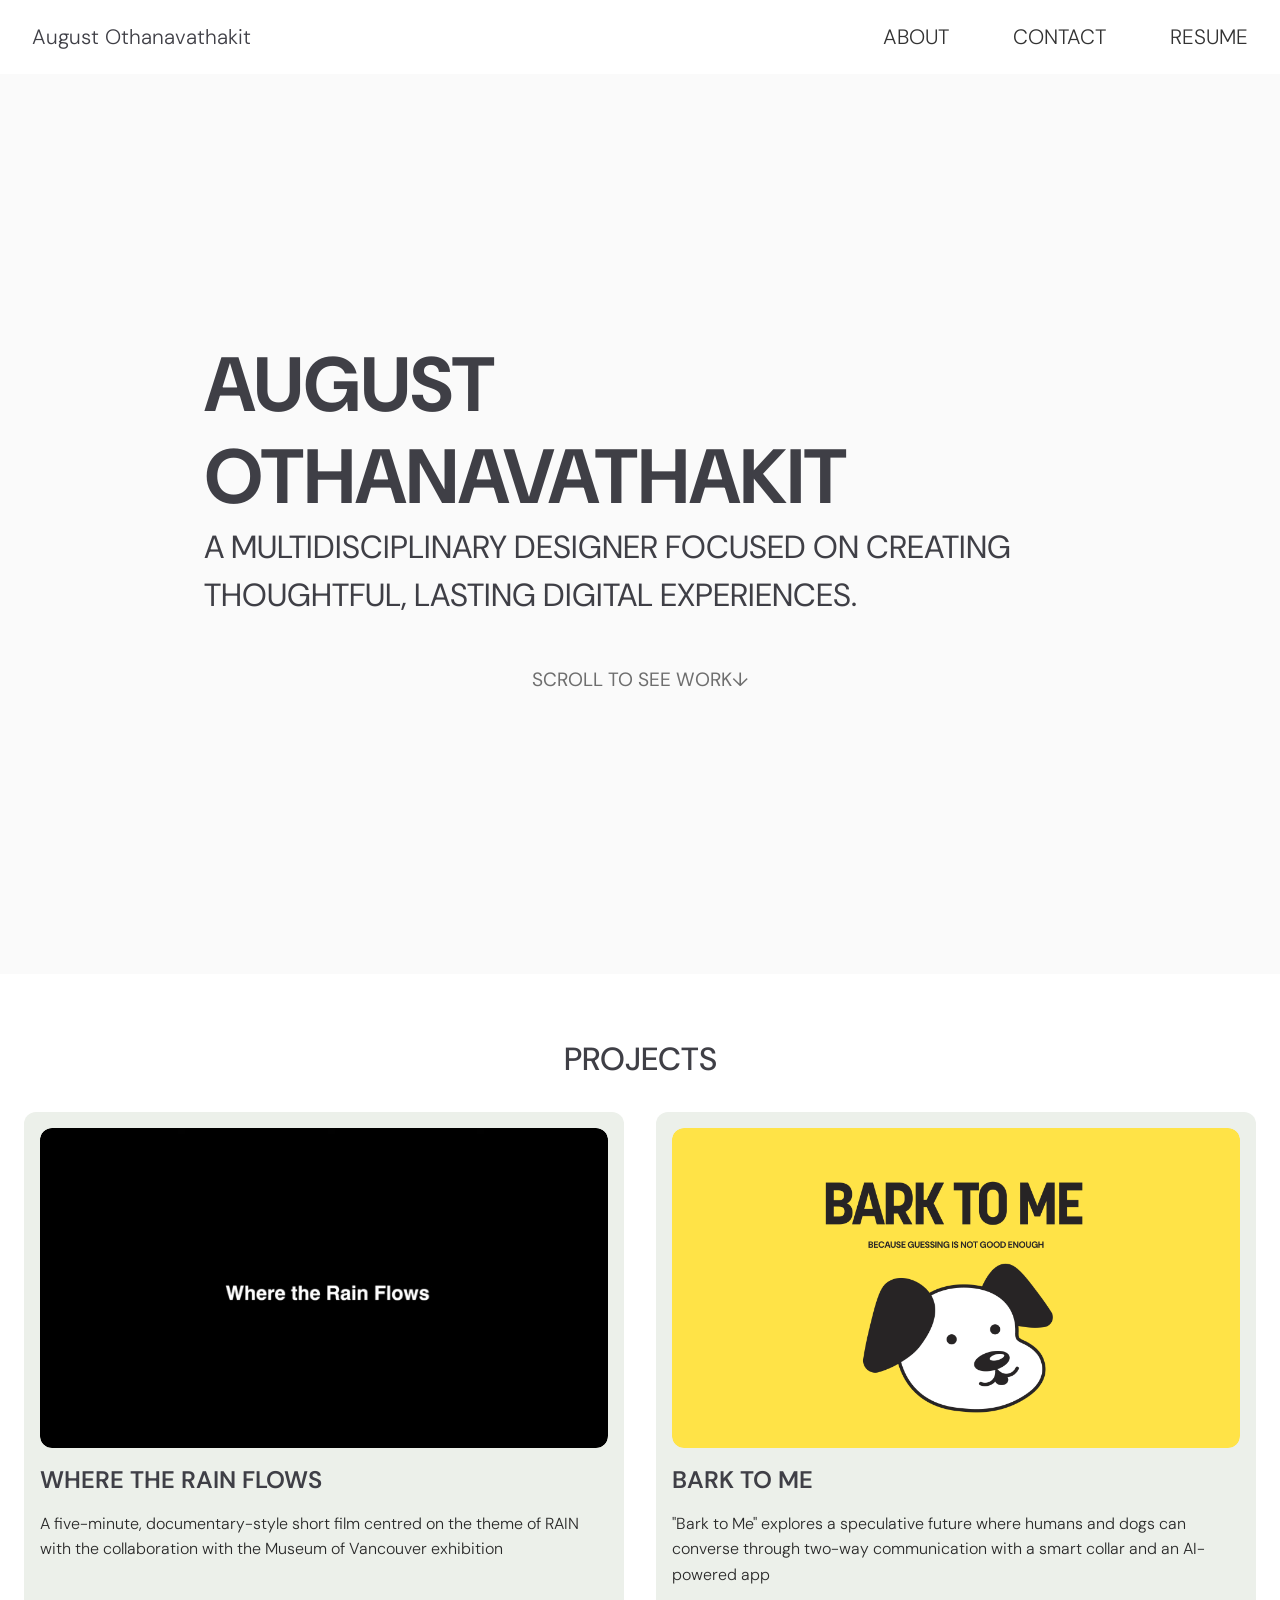
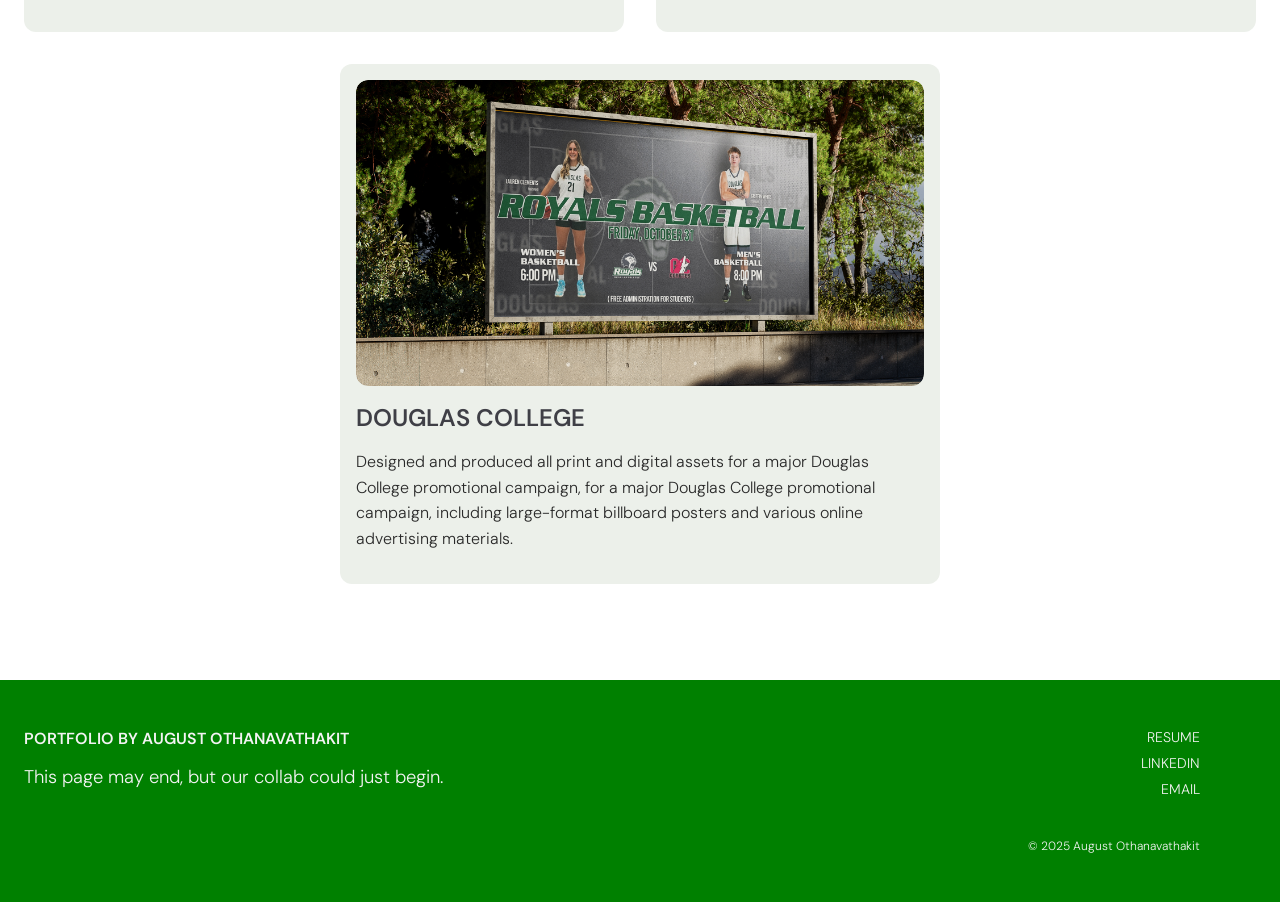
<file: index.html>
<!DOCTYPE html>
<html lang="en">
  <head>
    <meta charset="utf-8">
    <meta name="viewport" content="width=device-width, initial-scale=1.0">
    <title>August Othanavathakit's Portfolio</title>

    <!-- CSS -->
    <link href="css/layout/grid.css" rel="stylesheet">
    <link href="css/layout/section.css" rel="stylesheet">
    <link href="css/navigation/navigation.css" rel="stylesheet">
    <link href="css/navigation/footer.css" rel="stylesheet">
    <link href="css/UI/button.css" rel="stylesheet">
    <link href="css/component/image.css" rel="stylesheet">
    <link href="css/component/link.css" rel="stylesheet">
    <link href="css/component/text_input.css" rel="stylesheet">
    <link href="css/global/global.css" rel="stylesheet">
    <!-- CSS -->

    <link href="https://fonts.googleapis.com/css2?family=DM+Sans:wght@300;400;500;700&display=swap" rel="stylesheet">


  </head>
  <body>

    <!-- NAVIGATION -->
    <header class="navbar">
      <nav class="nav-container">
        <a href="index.html" id="logo">August Othanavathakit</a>
          <input type="checkbox" id="menu-toggle" />
          <!-- &#9776; as the hamburger icon for the mobile scale nav bar-->
          <label for="menu-toggle" class="menu-icon">&#9776;</label> 
        <ul class="nav-list">
          <li><a  href="about.html">ABOUT</a></li>
          <li><a  href="contact.html">CONTACT</a></li>
          <li><a  href="https://drive.google.com/file/d/19Ddrn9raLs9Q8CzpVy77O3o_h1qUG5gN/view?usp=sharing">RESUME</a></li>
        </ul>
      </nav>
    </header>

    <section class="intro-homepage">
        <h1 class="h1-homepage">August Othanavathakit</h1>
        <h2>a multidisciplinary designer focused on creating thoughtful, lasting digital experiences.</h2>
      <h3 class="scroll-bait">scroll to see work↓</h3>
    </section>
    
    <!-- <section class="card-element"> -->
    <section class="section-projects">
      <h2 class="work-header">Projects</h2>
      <section class="card-container">
        <!-- project 1 -->
        <a href="project1.html" class="img-card">
          <div class="img-container">
            <img class="default-img" src="img/project1/pj1_cover.png" width="2990" height="1614" alt="title picture of the short film">
            <img class="hover-img" src="img/project1/pj1_six.png" width="1028" height="578" alt="screenshot of the interviewing footage from the documentary">
          </div>
          <h3 class="card-heading">WHERE THE RAIN FLOWS</h3>
          <p class="card-description">
            A five-minute, documentary-style short film centred on the theme of RAIN with the collaboration with the Museum of Vancouver exhibition
          </p>
        </a> 
          <!-- project 2 -->
          <a href="project2.html" class="img-card">
          <div class="img-container">
            <img class="default-img" src="img/project2/pj2_cover.png " width="1920" height="1080" alt="title picture of the Bark To Me app">
            <img class="hover-img" src="img/project2/pj2_one.png" width="1920" height="1080" alt="overall features and tools of the Bark To Me app">
          </div>
          <h3 class="card-heading">Bark to me</h3>
          <p class="card-description">
            "Bark to Me" explores a speculative future where humans and dogs can converse through two-way communication with a smart collar and an AI-powered app
          </p>
        </a>
      </section>
      <section class="card-container">
      <!-- project 3 -->
        <a href="project3.html" class="img-card">
          <div class="img-container">
            <img class="default-img" src="img/project3/douglasBillboard_1.jpg" width="2990" height="1614" alt="title picture of the short film">
            <img class="hover-img" src="img/project3/douglasPoster_1.jpg" width="1028" height="578" alt="screenshot of the interviewing footage from the documentary">
          </div>
          <h3 class="card-heading">Douglas College</h3>
          <p class="card-description">
          Designed and produced all print and digital assets for a major Douglas College promotional campaign, for a major Douglas College promotional campaign, including large-format billboard posters and various online advertising materials.   
          </p>
        </a> 
        <!-- project 4 -->
        <!-- <a href="project4.html" class="img-card">
          <div class="img-container">
            <img class="default-img" src="img/project3/douglasBillboard_1.jpg" width="2990" height="1614" alt="title picture of the short film">
            <img class="hover-img" src="img/project3/douglasPoster_1.jpg" width="1028" height="578" alt="screenshot of the interviewing footage from the documentary">
          </div>
          <h3 class="card-heading">Douglas College</h3>
          <p class="card-description">
          Designed and produced all print and digital assets for a major Douglas College promotional campaign, for a major Douglas College promotional campaign, including large-format billboard posters and various online advertising materials.   
          </p>
        </a>  -->
      </section>
    </section>


    <!-- Footer SECTION // -->
<footer class="footer">
  <div class="footer-grid">
    
    <!-- Column 1 -->
    <div class="footer-column footer-1">
      <h2>Portfolio by August Othanavathakit</h2>
      <p>This page may end, but our collab could just begin.</p>
    </div>

    <!-- Column 2 -->
    <div class="footer-column footer-nav">
      <ul>
        <li><a href="https://drive.google.com/file/d/1LCGShxDCLZhGvdj7gq69BmD92WZVWdFz/view?usp=sharing">Resume</a></li>
        <li><a href="https://linkedin.com">LinkedIn</a></li>
        <li><a href="mailto:augustothanavathakit@gmail.com">Email</a></li>
      </ul>
    </div>
  </div>

  <div class="footer-bottom">
    © 2025 August Othanavathakit
  </div>
</footer>
  </body>
</html>
</file>
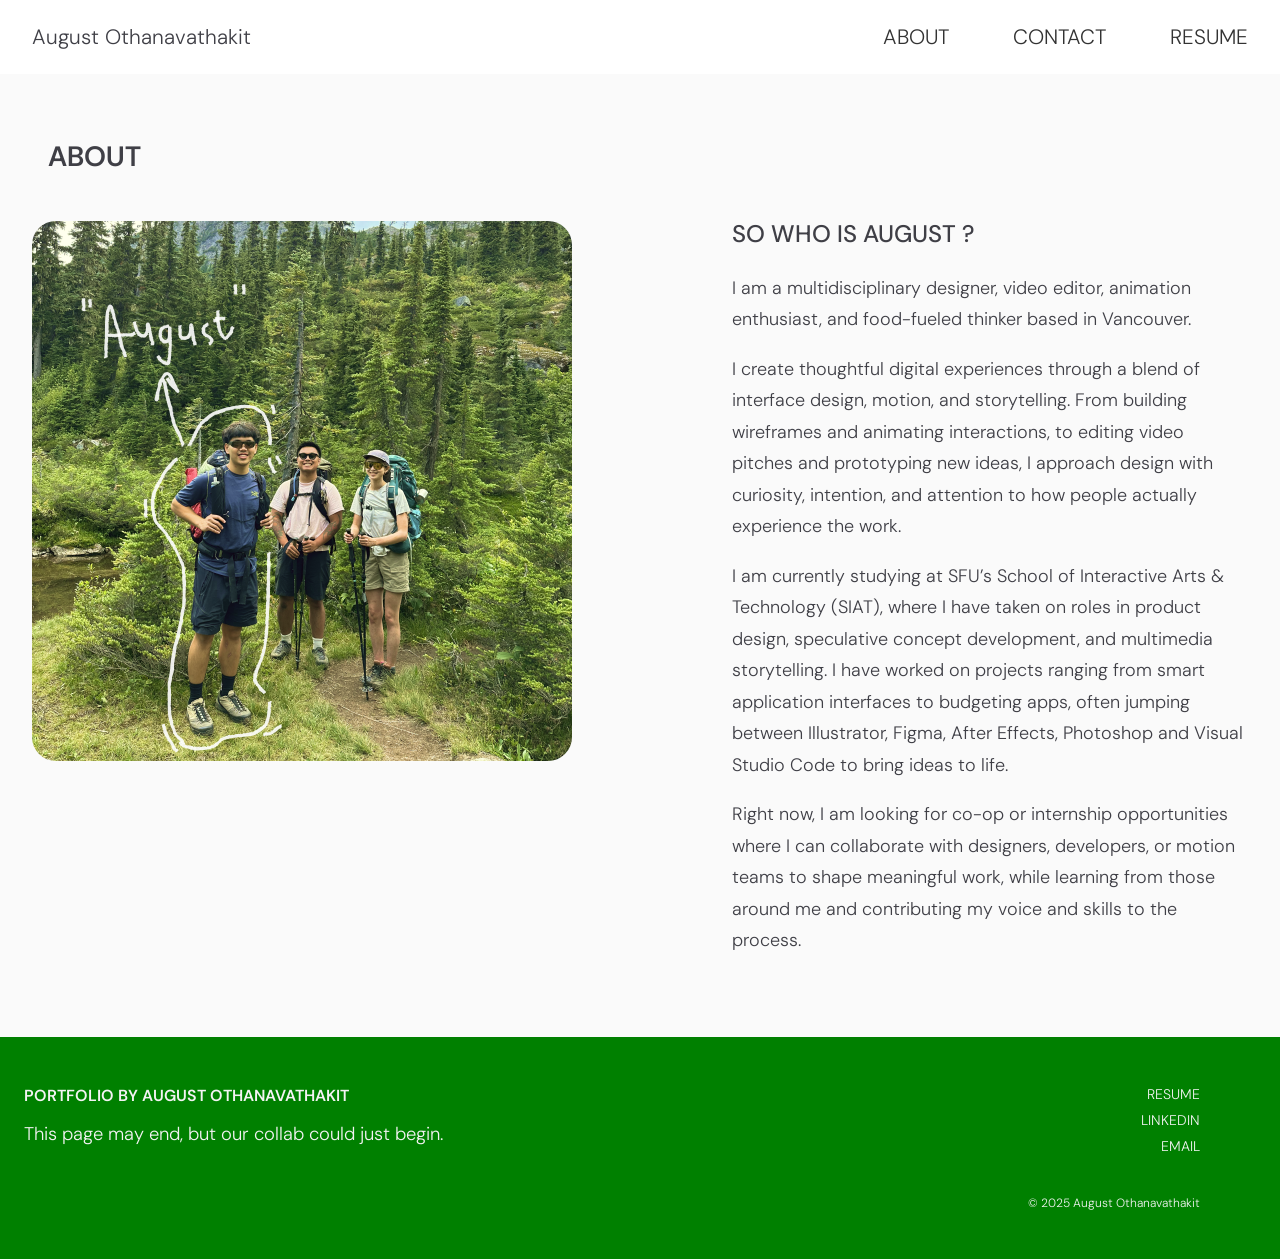
<file: about.html>
<!DOCTYPE html>
<html lang="en">
  <head>
    <meta charset="utf-8">
    <meta name="viewport" content="width=device-width, initial-scale=1.0">
    <title>August Othanavathakit's Portfolio</title>

    <!-- CSS -->
    <link href="css/layout/grid.css" rel="stylesheet">
    <link href="css/layout/section.css" rel="stylesheet">
    <link href="css/navigation/navigation.css" rel="stylesheet">
    <link href="css/navigation/footer.css" rel="stylesheet">
    <link href="css/UI/button.css" rel="stylesheet">
    <link href="css/component/image.css" rel="stylesheet">
    <link href="css/component/link.css" rel="stylesheet">
    <link href="css/component/text_input.css" rel="stylesheet">
    <link href="css/global/global.css" rel="stylesheet">
    <!-- CSS -->

    <link href="https://fonts.googleapis.com/css2?family=DM+Sans:wght@300;400;500;700&display=swap" rel="stylesheet">


  </head>
  <body>

    <!-- NAVIGATION -->
    <header class="navbar">
      <nav class="nav-container">
        <a href="index.html" id="logo">August Othanavathakit</a>
          <input type="checkbox" id="menu-toggle" />
          <!-- &#9776; as the hamburger icon for the mobile scale nav bar-->
          <label for="menu-toggle" class="menu-icon">&#9776;</label> 
        <ul class="nav-list">
          <li><a  href="about.html">ABOUT</a></li>
          <li><a  href="contact.html">CONTACT</a></li>
          <li><a  href="https://drive.google.com/file/d/19Ddrn9raLs9Q8CzpVy77O3o_h1qUG5gN/view?usp=sharing">RESUME</a></li>
        </ul>
      </nav>
    </header>

<section class="section-about">
  <div class="about-columns">
    <div class="about-left">
      <h2>About</h2>
      <img src="img/profilepicport.png" width="540" height="540" alt="Profile picture" class="profile-pic" />
    </div>
    <div class="about-right">
      <h3>SO WHO IS AUGUST ?</h3>
      <p>I am a multidisciplinary designer, video editor, animation enthusiast, and food-fueled thinker based in Vancouver.</p>
      <p>I create thoughtful digital experiences through a blend of interface design, motion, and storytelling. From building wireframes and animating interactions, to editing video pitches and prototyping new ideas, I approach design with curiosity, intention, and attention to how people actually experience 
      the work.</p>
      <p>I am currently studying at SFU’s School of Interactive Arts & Technology (SIAT), where I have taken on roles in product design, speculative concept development, and multimedia storytelling. I have worked on projects ranging from smart application interfaces to budgeting apps, often jumping between Illustrator, Figma, After Effects, Photoshop and Visual Studio Code to bring ideas to life.</p>
      <p>Right now, I am looking for co-op or internship opportunities where I can collaborate with designers, developers, or motion teams to shape meaningful work, while learning from those around me and contributing my voice and skills to the process.</p>
    </div>
  </div>
</section>


    <!-- Footer SECTION // -->
<footer class="footer">
  <div class="footer-grid">
    
    <!-- Column 1 -->
    <div class="footer-column footer-1">
      <h2>Portfolio by August Othanavathakit</h2>
      <p>This page may end, but our collab could just begin.</p>
    </div>

    <!-- Column 2 -->
    <div class="footer-column footer-nav">
      <ul>
        <li><a href="https://drive.google.com/file/d/1LCGShxDCLZhGvdj7gq69BmD92WZVWdFz/view?usp=sharing">Resume</a></li>
        <li><a href="https://linkedin.com">LinkedIn</a></li>
        <li><a href="mailto:augustothanavathakit@gmail.com">Email</a></li>
      </ul>
    </div>
  </div>

  <div class="footer-bottom">
    © 2025 August Othanavathakit
  </div>
</footer>
  </body>
</html>
</file>
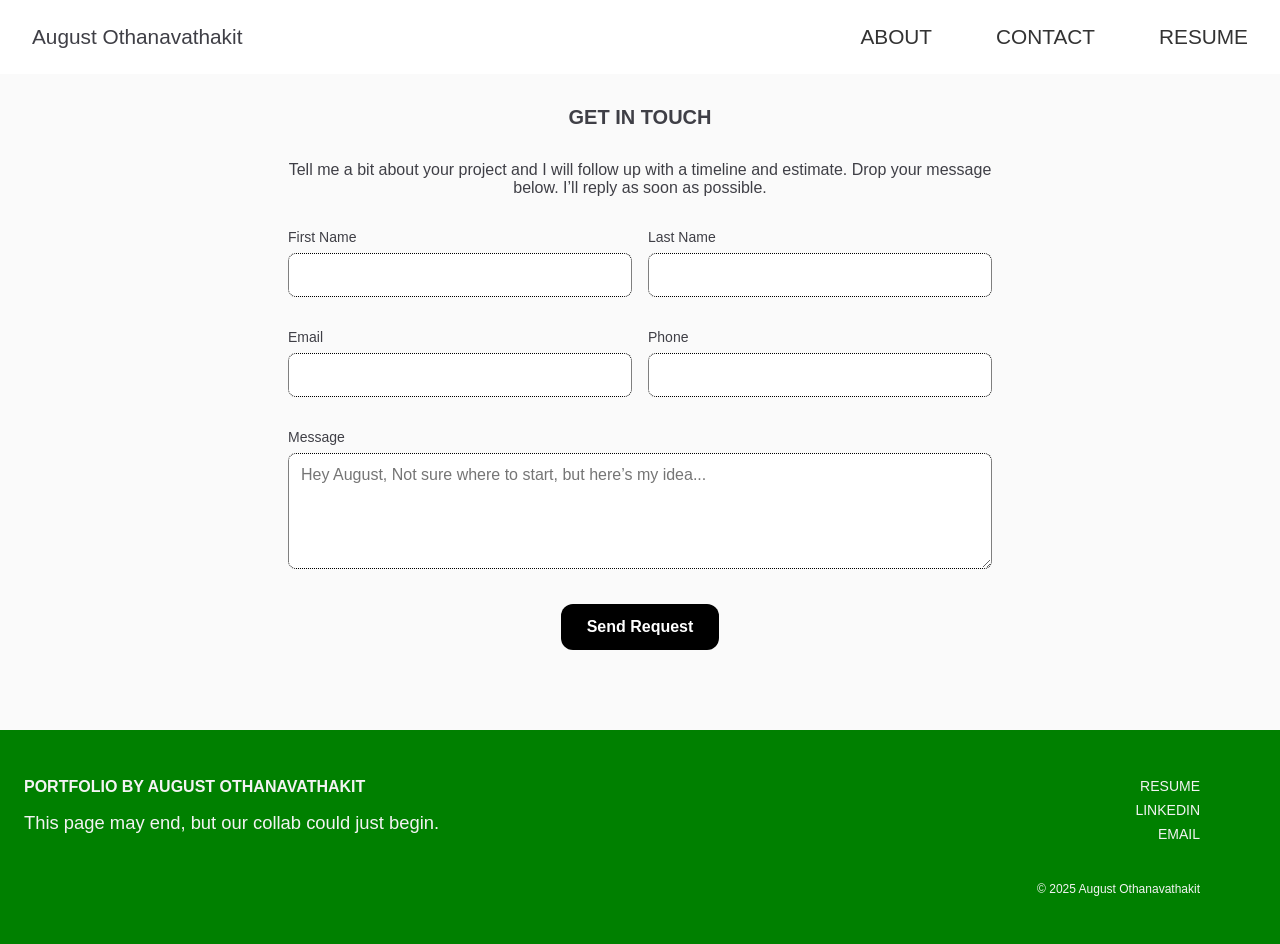
<file: contact.html>
<!DOCTYPE html>
<html lang="en">
  <head>
    <meta charset="utf-8">
    <meta name="viewport" content="width=device-width, initial-scale=1.0">
    <title>August Othanavathakit's Portfolio</title>

    <!-- CSS -->
    <link href="css/layout/grid.css" rel="stylesheet">
    <link href="css/layout/section.css" rel="stylesheet">
    <link href="css/navigation/navigation.css" rel="stylesheet">
    <link href="css/navigation/footer.css" rel="stylesheet">
    <link href="css/UI/button.css" rel="stylesheet">
    <link href="css/component/image.css" rel="stylesheet">
    <link href="css/component/link.css" rel="stylesheet">
    <link href="css/component/text_input.css" rel="stylesheet">
    <link href="css/global/global.css" rel="stylesheet">
    <!-- CSS -->

    <link href="https://drive.google.com/file/d/19Ddrn9raLs9Q8CzpVy77O3o_h1qUG5gN/view?usp=sharing" rel="stylesheet">


  </head>
  <body>

    <!-- NAVIGATION -->
    <header class="navbar">
      <nav class="nav-container">
        <a href="index.html" id="logo">August Othanavathakit</a>
          <input type="checkbox" id="menu-toggle" />
          <!-- &#9776; as the hamburger icon for the mobile scale nav bar-->  
          <label for="menu-toggle" class="menu-icon">&#9776;</label> 
        <ul class="nav-list">
          <li><a  href="about.html">ABOUT</a></li>
          <li><a  href="contact.html">CONTACT</a></li>
          <li><a  href="https://drive.google.com/file/d/1LCGShxDCLZhGvdj7gq69BmD92WZVWdFz/view?usp=sharing">RESUME</a></li>
        </ul>
      </nav>
    </header>


        <section id="contact" class="section-contact">
            <section class="section-contact">
                <h3 class="section-title">Get In Touch</h3>
            </section>
        <div class="form-wrapper">
                <p class="section-paragraph">Tell me a bit about your project and I will follow up with a timeline and estimate. Drop your message below. I’ll reply as soon as possible.</p>
          <form class="contact-form">
                <div class="form-row two-columns">
                    <div class="form-group">
                        <label for="first_name">First Name</label>
                        <input type="text" id="first_name" required>
                    </div>
                    <div class="form-group">
                        <label for="last_name">Last Name</label>
                        <input type="text" id="last_name" required>
                    </div>
                </div>

                <div class="form-row two-columns">
                    <div class="form-group">
                        <label for="email">Email</label>
                        <input type="email" id="email" required>
                    </div>
                    <div class="form-group">
                        <label for="phone">Phone</label>
                        <input type="tel" id="phone">
                    </div>
                </div>

                <div class="form-row full-width">
                    <div class="form-group">
                        <label for="message">Message</label>
                        <textarea id="message" rows="5" placeholder="Hey August, Not sure where to start, but here’s my idea..."></textarea>
                    </div>
                </div>
                <div class="button-wrapper">
                    <button type="submit" class="button-main-dark">Send Request</button>
                </div>
          </form>
        </div>
        </section>

            <!-- Footer SECTION // -->
        <footer class="footer">
        <div class="footer-grid">
            
            <!-- Column 1 -->
            <div class="footer-column footer-1">
            <h2>Portfolio by August Othanavathakit</h2>
            <p>This page may end, but our collab could just begin.</p>
            </div>

            <!-- Column 2 -->
            <div class="footer-column footer-nav">
            <ul>
                <li><a href="https://drive.google.com/file/d/1LCGShxDCLZhGvdj7gq69BmD92WZVWdFz/view?usp=sharing">Resume</a></li>
                <li><a href="https://linkedin.com">LinkedIn</a></li>
                <li><a href="mailto:augustothanavathakit@gmail.com">Email</a></li>
            </ul>
            </div>
        </div>

        <div class="footer-bottom">
            © 2025 August Othanavathakit
        </div>
        </footer>

  </body>
</html>
</file>
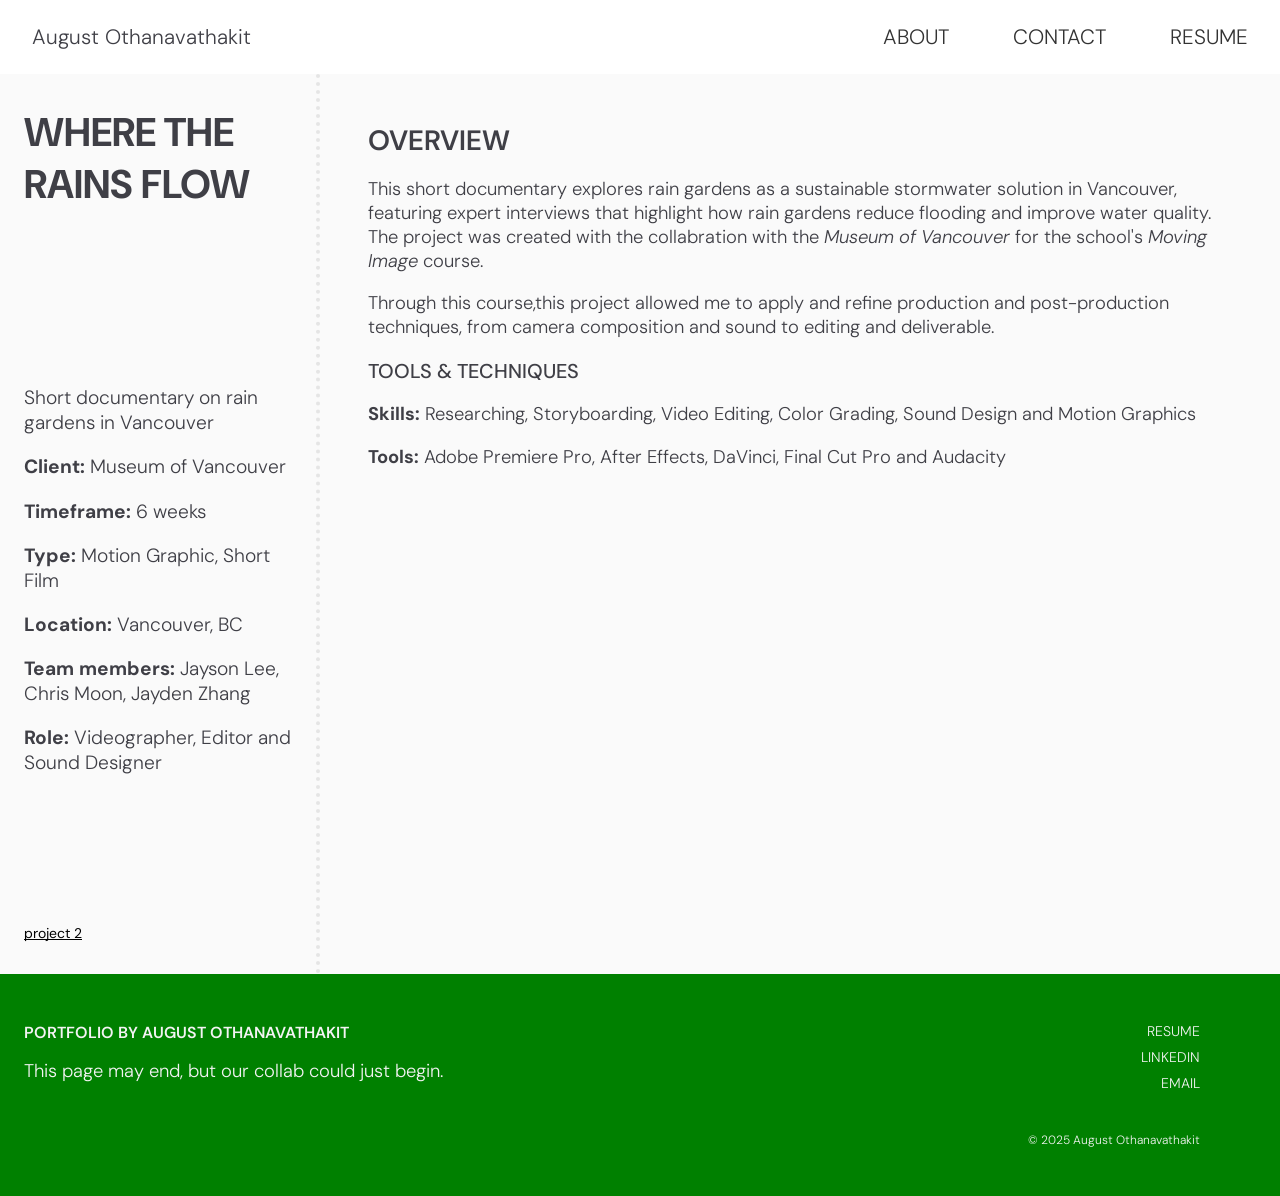
<file: project1.html>
<!DOCTYPE html>
<html lang="en">
  <head>
    <meta charset="utf-8">
    <meta name="viewport" content="width=device-width, initial-scale=1.0">
    <title>August Othanavathakit's Portfolio</title>

    <!-- CSS -->
    <link href="css/layout/grid.css" rel="stylesheet">
    <link href="css/layout/section.css" rel="stylesheet">
    <link href="css/navigation/navigation.css" rel="stylesheet">
    <link href="css/navigation/footer.css" rel="stylesheet">
    <link href="css/UI/button.css" rel="stylesheet">
    <link href="css/component/image.css" rel="stylesheet">
    <link href="css/component/link.css" rel="stylesheet">
    <link href="css/component/text_input.css" rel="stylesheet">
    <link href="css/global/global.css" rel="stylesheet">
    <!-- CSS -->

    <link href="https://fonts.googleapis.com/css2?family=DM+Sans:wght@300;400;500;700&display=swap" rel="stylesheet">


  </head>
  <body>

    <!-- NAVIGATION -->
    <header class="navbar">
      <nav class="nav-container">
        <a href="index.html" id="logo">August Othanavathakit</a>
          <input type="checkbox" id="menu-toggle" />
          <!-- &#9776; as the hamburger icon for the mobile scale nav bar-->
          <label for="menu-toggle" class="menu-icon">&#9776;</label> 
        <ul class="nav-list">
          <li><a  href="about.html">ABOUT</a></li>
          <li><a  href="contact.html">CONTACT</a></li>
          <li><a  href="https://drive.google.com/file/d/19Ddrn9raLs9Q8CzpVy77O3o_h1qUG5gN/view?usp=sharing">RESUME</a></li>
        </ul>
      </nav>
    </header>

        <section class="project-page">
        <div class="project-layout">
            <!-- Sticky Left Column -->
            <aside class="project-sidebar">
            <h1>Where the Rains Flow</h1>
           
            <div class="project-meta">
                <p class="tagline">Short documentary on rain gardens in Vancouver</p>
                <p><strong>Client:</strong> Museum of Vancouver</p>
                <p><strong>Timeframe:</strong> 6 weeks</p>
                <p><strong>Type:</strong> Motion Graphic, Short Film</p>
                <p><strong>Location:</strong> Vancouver, BC</p>
                <p><strong>Team members:</strong> Jayson Lee, Chris Moon, Jayden Zhang</p>
                <p><strong>Role:</strong> Videographer, Editor and Sound Designer</p>
            </div>
            <div class="project-meta">
              <a class="in-text-link" href="project2.html">project 2</a>
            </div>
            </aside>

            <!-- Overflow Scroll Right Column -->
            <div class="project-content">
            <section class="overview">
                <h2>Overview</h2>
                <p>
                This short documentary explores rain gardens as a sustainable stormwater solution in Vancouver, featuring expert interviews that highlight how rain gardens reduce flooding and improve water quality. 
                The project was created with the collabration with the <em>Museum of Vancouver</em> for the school's <em>Moving Image</em> course.</p>
                <p>Through this course,this project allowed me to apply and refine production and post-production techniques, from camera composition and sound to editing and deliverable.</p>
            </section> 
            <section class="tools">
                <h3>Tools & Techniques</h3>
                <p><strong>Skills:</strong>  Researching, Storyboarding, Video Editing, Color Grading, Sound Design and Motion Graphics</p>
                <p><strong>Tools:</strong>  Adobe Premiere Pro, After Effects, DaVinci, Final Cut Pro and Audacity</p>
            </section>
            
            <!-- final video -->
            <div class="video-container">
                <iframe width="560" height="315" 
                    src="https://www.youtube.com/embed/uSHHeE9-8Hs" 
                    title="Short documentary: Where the rain flows" 
                    frameborder="0" 
                    allow="accelerometer; autoplay; clipboard-write; encrypted-media; gyroscope; picture-in-picture" allowfullscreen>
                </iframe>
            </div>

            <section class="approach">
                <img src="img/project1/pj1_one.png" width="1028" height="581" alt="screenshot of the B-roll footage from the documentary" />
                <h2>approach</h2>
                <p>Inspired by Vancouver’s identity as the "City of Rain," the team began by exploring the relationship between people and rainfall in an urban context. With the city experiencing high annual precipitation, early discussions centered around how rain affects daily life and infrastructure.</p>
                <p>This led to a key question: how do communities adapt to and manage the impact of constant rain? Through this lens, the concept of rain gardens emerged with a sustainable stormwater solution that addresses flooding, improves water quality, and blends ecological function with urban design.</p>
            </section>

            <section class="pre-production">
                <h2>Pre-Production</h2>
                <img src="img/project1/pj1_two.png" width="1025" height="330" alt="picture of storyboard of how the storytelling will aligned" />
                <p>The team focused on crafting a compelling narrative that could introduce the concept of rain gardens within a five-minute documentary format. To ground the story in real-world impact, interviews were planned with community experts and an SFU professor actively involved in green infrastructure projects.</p>
                <p>During pre-production, the team established a clear visual direction for the film, with careful attention given to how tone and theme would be conveyed through imagery. The storyboard underwent several iterations using Freytag’s story structure, the documentary was shaped to follow a narrative arc: beginning with Vancouver’s rainy climate, then addressing the problems caused by excess rain, leading into the introduction of rain gardens as a sustainable solution.</p>
            </section>
            <section class="production">
                <h2>Production</h2>
                <img src="img/project1/pj1_four.png" width="1029" height="773" alt="frame of behind-the-scene picture during the production day-1" />
                <p>Our team visited multiple outdoor and indoor locations to gather B-roll footage. We carefully considered how each shot could visually express the emotional tone we wanted to convey through our narration. We adjusted angles and framing to match the intended atmosphere of the documentary and ensured the footage aligned with our thematic focus. </p>
                <img src="img/project1/pj1_five.png" width="1029" height="773" alt="frame of behind-the-scene picture during the production day-2" />
                <p>During production, I was responsible for setting up lighting and sound at our interview locations. Since we worked outside of a controlled studio environment, I had to creatively adapt the setup to ensure the scene appeared visually polished and the audio remained clear. I prioritized using natural light effectively and minimized background noise, despite limited technical resources.   </p>
                <img src="img/project1/pj1_three.png" width="1028" height="773" alt="screenshot of video editing software that using for the documentary" />
                <p>Once finalized, B-roll footage was gathered across multiple indoor and outdoor locations. Each shot was composed with intention, framing, angles, and movement were chosen to visually echo the emotional tone of the voiceover and reinforce the documentary’s focus on rain gardens as a sustainable stormwater solution. This thoughtful visual planning ensured consistency with the film’s message, enhancing both clarity and impact.</p>
                
            </section>
            <section class="Reflection">
                <h2>Result</h2>
                <img src="img/project1/pj1_six.png" width="1028" height="578" alt="screenshot of the interviewing footage from the documentary" />
                <p>The final film was showcased by the Museum of Vancouver, serving as a public-facing piece to raise awareness about the environmental and community benefits of rain gardens.</p>
                <p>This project offered the opportunity to merge technical and creative skillsets while navigating the realities of real-world production where unexpected challenges often required quick adaptation and problem-solving.</p>
            </section>
            </div>
        </div>
        </section>

        <!-- Footer SECTION // -->
        <footer class="footer">
        <div class="footer-grid">
            
            <!-- Column 1 -->
            <div class="footer-column footer-1">
            <h2>Portfolio by August Othanavathakit</h2>
            <p>This page may end, but our collab could just begin.</p>
            </div>

            <!-- Column 2 -->
            <div class="footer-column footer-nav">
            <ul>
                <li><a href="https://drive.google.com/file/d/1LCGShxDCLZhGvdj7gq69BmD92WZVWdFz/view?usp=sharing">Resume</a></li>
                <li><a href="https://linkedin.com">LinkedIn</a></li>
                <li><a href="mailto:augustothanavathakit@gmail.com">Email</a></li>
            </ul>
            </div>
        </div>

        <div class="footer-bottom">
            © 2025 August Othanavathakit
        </div>
        </footer>

  </body>
</html>
</file>
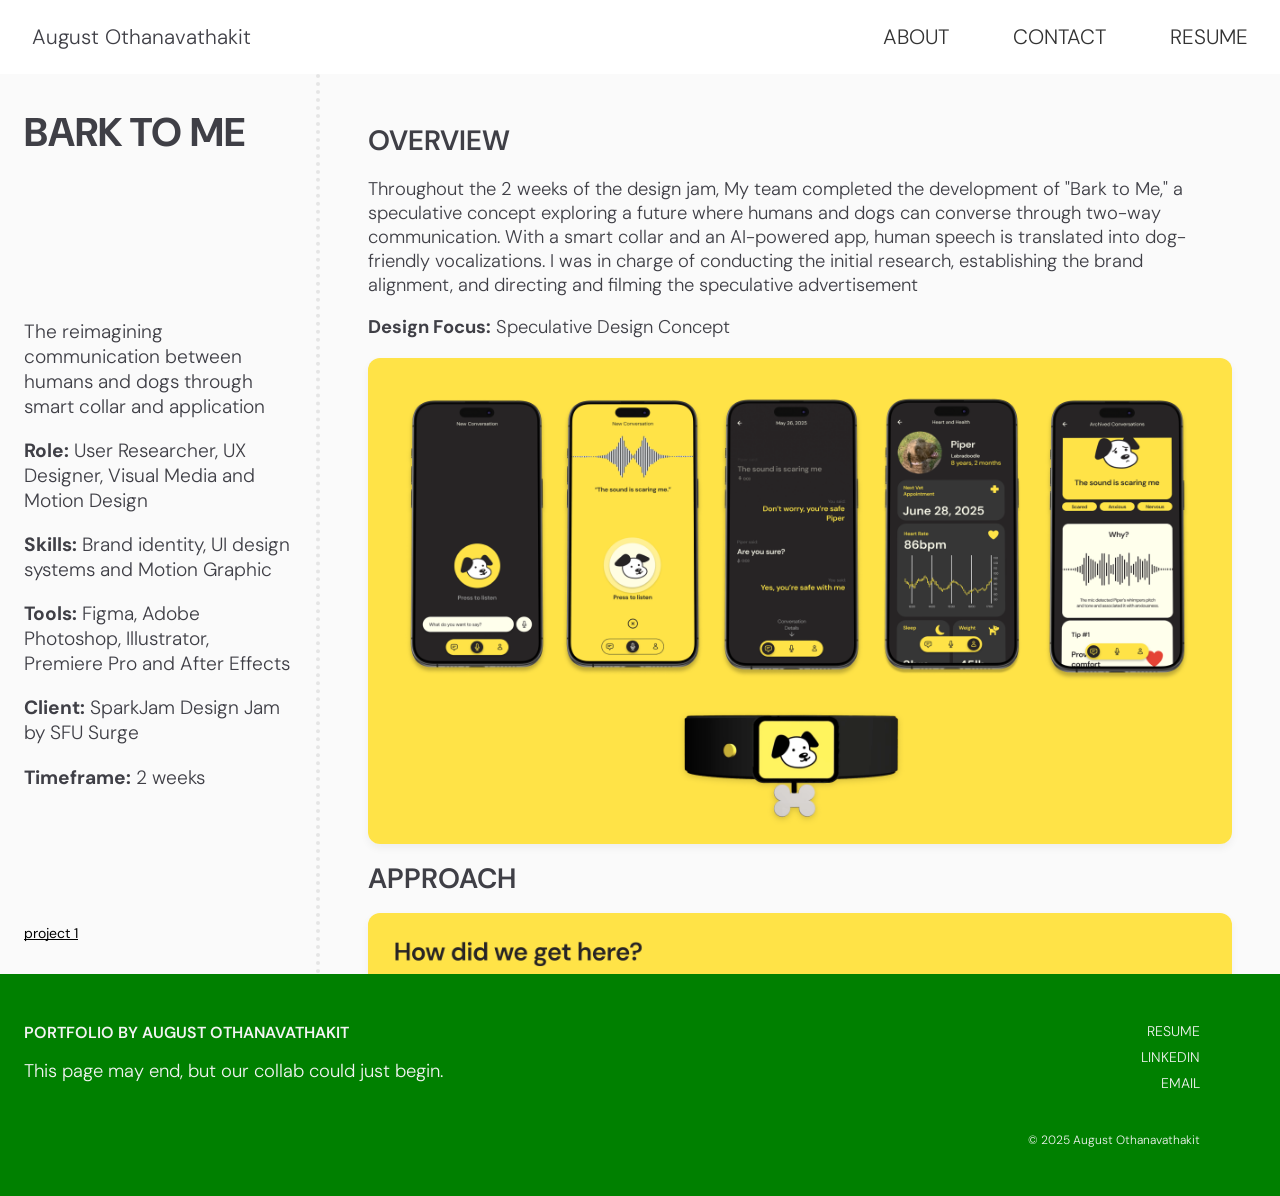
<file: project2.html>
<!DOCTYPE html>
<html lang="en">
  <head>
    <meta charset="utf-8">
    <meta name="viewport" content="width=device-width, initial-scale=1.0">
    <title>August Othanavathakit's Portfolio</title>

    <!-- CSS -->
    <link href="css/layout/grid.css" rel="stylesheet">
    <link href="css/layout/section.css" rel="stylesheet">
    <link href="css/navigation/navigation.css" rel="stylesheet">
    <link href="css/navigation/footer.css" rel="stylesheet">
    <link href="css/UI/button.css" rel="stylesheet">
    <link href="css/component/image.css" rel="stylesheet">
    <link href="css/component/link.css" rel="stylesheet">
    <link href="css/component/text_input.css" rel="stylesheet">
    <link href="css/global/global.css" rel="stylesheet">
    <!-- CSS -->

    <link href="https://fonts.googleapis.com/css2?family=DM+Sans:wght@300;400;500;700&display=swap" rel="stylesheet">


  </head>
  <body>

    <!-- NAVIGATION -->
    <header class="navbar">
      <nav class="nav-container">
        <a href="index.html" id="logo">August Othanavathakit</a>
          <input type="checkbox" id="menu-toggle" />
          <!-- &#9776; as the hamburger icon for the mobile scale nav bar-->
          <label for="menu-toggle" class="menu-icon">&#9776;</label> 
        <ul class="nav-list">
          <li><a  href="about.html">ABOUT</a></li>
          <li><a  href="contact.html">CONTACT</a></li>
          <li><a  href="https://drive.google.com/file/d/19Ddrn9raLs9Q8CzpVy77O3o_h1qUG5gN/view?usp=sharing">RESUME</a></li>
        </ul>
      </nav>
    </header>

        <section class="project-page">
        <div class="project-layout">
            <!-- Sticky Left Column -->
            <aside class="project-sidebar">
            <h1>Bark To Me</h1>
           
            <div class="project-meta">
                <p class="tagline">The reimagining communication between humans and dogs through smart collar and application </p>
                <p><strong>Role:</strong> User Researcher, UX Designer, Visual Media and Motion Design</p>
                <p><strong>Skills:</strong>  Brand identity, UI design systems and Motion Graphic</p>
                <p><strong>Tools:</strong>  Figma, Adobe Photoshop, Illustrator, Premiere Pro and After Effects</p>
                <p><strong>Client:</strong> SparkJam Design Jam by SFU Surge</p>
                <p><strong>Timeframe:</strong> 2 weeks</p>
              </div>
             <div class="project-meta">
              <a class="in-text-link" href="project1.html">project 1</a>
            </div>
            </aside>

            <!-- Overflow Scroll Right Column -->
            <div class="project-content">
            <section class="overview">
                <h2>Overview</h2>
                <p>Throughout the 2 weeks of the design jam, My team completed the development of "Bark to Me," a speculative concept exploring a future where humans and dogs can converse through two-way communication. With a smart collar and an AI-powered app, human speech is translated into dog-friendly vocalizations. I was in charge of conducting the initial research, establishing the brand alignment, and directing and filming the speculative advertisement</p>
                <p><strong>Design Focus:</strong> Speculative Design Concept</p>
                <!-- <section class="tools">
                <p><strong>Skills:</strong>  Brand identity, UI design systems, motion graphics, storytelling through visual media</p>
                <p><strong>Tools:</strong>  Figma, Adobe Photoshop, Illustrator, Premiere Pro and After Effects</p>
                </section> -->
                <img src="img/project2/pj2_one.png" width="1920" height="1080" alt="picture of BarkToME app's features" />
            </section>

            <section class="approach">
                <h2>Approach</h2>
                <img src="img/project2/pj2_two.png" width="1920" height="1080" alt="Storyboard and ideation process of the BarkToMe app" />
                <p>Our team kicked off with a fast-paced brainstorming and ideation process, which involved organizing the sticky notes to identify the potential concepts. And of course we decided to move forward with the idea of dog-friendly approach.</p>
                <!-- <p>I focused on shaping the brand language and UI style. Starting from abstract sketches, I explored typefaces, iconography, and motion styles that could communicate both playfulness and credibility. The challenge was to design an interface that feels intuitive for humans while maintaining a visual identity that resonates emotionally with pet owners.</p> -->
              </section>
            
            <section class="pain-points">
                <h2>Pain points</h2>
                <h3>The problem</h3>
                <p>Dog owners are struggling to figure out what their pets need emotionally and physically, according to our recent user research.</p>
                <img src="img/project2/pj2_three.png" width="1920" height="1080" alt="stat researching about dog owner" />
                <p>Once we decided to move forward with the idea of an app that bridges the communication gap between humans and pets, our first step was to identify real pain points. We began by conducting a survey targeting dog owners, asking how they felt about the concept, what challenges they face with their pets, and what they wish they could better understand. The responses were clear: many pet owners struggle to interpret what their dog needs and they are eager for a tool that could help.</p>
                <img src="img/project2/pj2_four.png" width="1920" height="1080" alt="survey and research about dog owner" />
                <p>However, survey results alone were not enough to fully support our concept. To strengthen our direction, we dug deeper into secondary research by exploring online forums, articles, and academic studies on human-animal communication. We found compelling evidence that AI is already making progress in decoding dog vocalizations, grounding our idea in emerging technology. </p>
                <p>We also came across personal stories that revealed the emotional challenges of pet ownership which highlights a common pain point of the uncertainty and helplessness many feel when they cannot understand their pet’s behaviour.</p>
            </section>

            <section class="Ideation">
                <h2>Ideation</h2>
                <img src="img/project2/pj2_five.png" width="1920" height="1080" alt="Early ideation sketches of app's interfaces" />
                <p>With a clear concept in mind, our team began sketching out key features that would form the core of the app. We drew inspiration from familiar apps to ensure ease of use, integrating recognizable elements like map tracking, chat interactions, and fitness/wellness dashboards. This approach helps users feel more confident and comfortable right from the start. To make the experience feel unique, we explored our own art direction and visual style. Through several rounds of sketches, we refined both the interface and the personality of the app, building something that felt both intuitive and distinctive.</p>
            </section>

            <section class="results">
                <h2>Result</h2>
                <p>After finalized art direction and visual identity and we received encouraging feedback from mentors, I designed the app’s personality through branding: rounded typography and color palette These decisions created an identity that users described as “pet-friendly” and “futuristic” By leaning on brand strategy, the design positioned BarkToMe not just as an app, but as an empathetic companion tool for pet owners.</p>

                <img src="img/project2/pj2_six.png" width="1920" height="1080" alt="Art Direction of BarkToMe app" />
                <h2>Colour palette</h2>
                <p>We chose a colour palette that reinforces these values: black and grey for a clean, modern foundation, cream for warmth, and yellow to highlight key actions with energy and friendliness. Yellow was not just a stylistic choice. Fun fact, it is one of the few colours dogs can actually perceive, making it both human and dog friendly. </p>
                <img src="img/project2/pj2_seven.png" width="1920" height="1080" alt="Visual Identity of BarkToMe app" />
            </section>

            <section class="Spec-ads">
                <h2>Spec Ads</h2>
                <p>As production lead, I crafted a motion-driven spec ad that introduced BarkToMe’s brand voice. The animation and editing emphasized warmth, humor, and approachability, aligning with the app’s identity and making the speculative concept feel market-ready.</p>
            <div class="video-container">
                <iframe width="560" height="315" 
                    src="https://www.youtube.com/embed/4QMyEhJj-XM" 
                    title="YouTube video player" 
                    frameborder="0" 
                    allow="accelerometer; autoplay; clipboard-write; encrypted-media; gyroscope; picture-in-picture" allowfullscreen>
                </iframe>
            </div>
            </section>

            </div>
        </div>
        </section>

        <!-- Footer SECTION // -->
        <footer class="footer">
        <div class="footer-grid">
            
            <!-- Column 1 -->
            <div class="footer-column footer-1">
            <h2>Portfolio by August Othanavathakit</h2>
            <p>This page may end, but our collab could just begin.</p>
            </div>

            <!-- Column 2 -->
            <div class="footer-column footer-nav">
            <ul>
                <li><a href="https://drive.google.com/file/d/1LCGShxDCLZhGvdj7gq69BmD92WZVWdFz/view?usp=sharing">Resume</a></li>
                <li><a href="https://linkedin.com">LinkedIn</a></li>
                <li><a href="mailto:augustothanavathakit@gmail.com">Email</a></li>
            </ul>
            </div>
        </div>

        <div class="footer-bottom">
            © 2025 August Othanavathakit
        </div>
        </footer>

  </body>
</html>
</file>
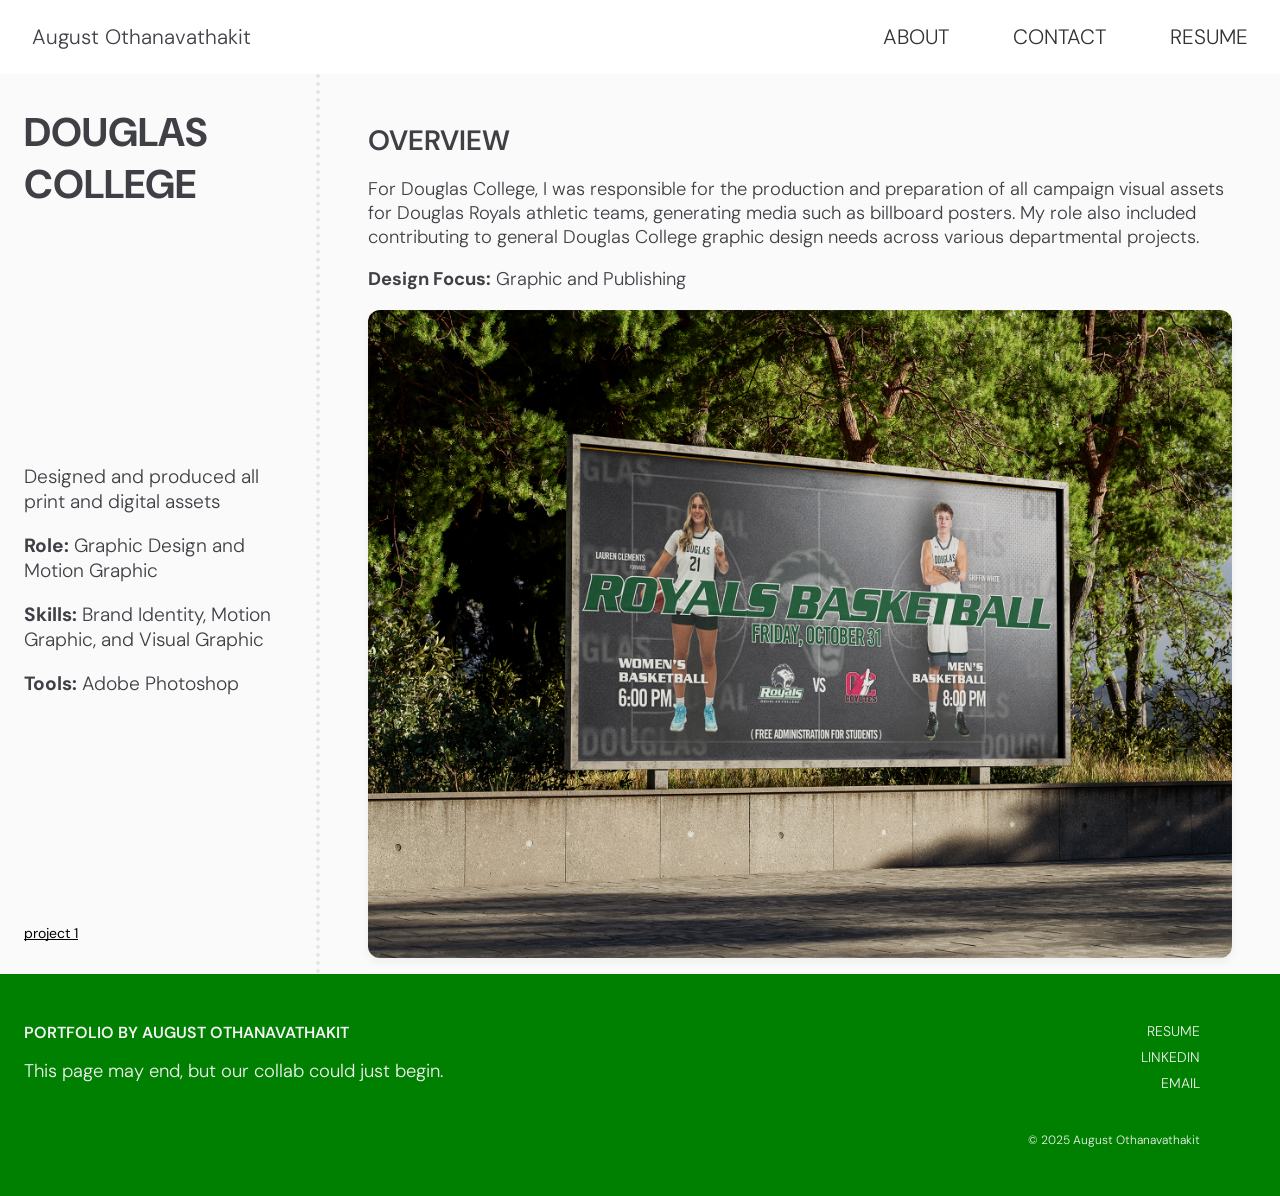
<file: project3.html>
<!DOCTYPE html>
<html lang="en">
  <head>
    <meta charset="utf-8">
    <meta name="viewport" content="width=device-width, initial-scale=1.0">
    <title>August Othanavathakit's Portfolio</title>

    <!-- CSS -->
    <link href="css/layout/grid.css" rel="stylesheet">
    <link href="css/layout/section.css" rel="stylesheet">
    <link href="css/navigation/navigation.css" rel="stylesheet">
    <link href="css/navigation/footer.css" rel="stylesheet">
    <link href="css/UI/button.css" rel="stylesheet">
    <link href="css/component/image.css" rel="stylesheet">
    <link href="css/component/link.css" rel="stylesheet">
    <link href="css/component/text_input.css" rel="stylesheet">
    <link href="css/global/global.css" rel="stylesheet">
    <!-- CSS -->

    <link href="https://fonts.googleapis.com/css2?family=DM+Sans:wght@300;400;500;700&display=swap" rel="stylesheet">


  </head>
  <body>

    <!-- NAVIGATION -->
    <header class="navbar">
      <nav class="nav-container">
        <a href="index.html" id="logo">August Othanavathakit</a>
          <input type="checkbox" id="menu-toggle" />
          <!-- &#9776; as the hamburger icon for the mobile scale nav bar-->
          <label for="menu-toggle" class="menu-icon">&#9776;</label> 
        <ul class="nav-list">
          <li><a  href="about.html">ABOUT</a></li>
          <li><a  href="contact.html">CONTACT</a></li>
          <li><a  href="https://drive.google.com/file/d/19Ddrn9raLs9Q8CzpVy77O3o_h1qUG5gN/view?usp=sharing">RESUME</a></li>
        </ul>
      </nav>
    </header>

        <section class="project-page">
        <div class="project-layout">
            <!-- Sticky Left Column -->
            <aside class="project-sidebar">
            <h1>Douglas College</h1>
           
            <div class="project-meta">
                <p class="tagline">Designed and produced all print and digital assets 
          </p>
                <p><strong>Role:</strong> Graphic Design and Motion Graphic</p>
                <p><strong>Skills:</strong>  Brand Identity, Motion Graphic, and Visual Graphic</p>
                <p><strong>Tools:</strong>  Adobe Photoshop</p>
                
              </div>
             <div class="project-meta">
              <a class="in-text-link" href="project1.html">project 1</a>
            </div>
            </aside>

            <!-- Overflow Scroll Right Column -->
            <div class="project-content">
            <section class="overview">
                <h2>Overview</h2>
                <p>For Douglas College, I was responsible for the production and preparation of all campaign visual assets for Douglas Royals athletic teams, generating media such as billboard posters. My role also included contributing to general Douglas College graphic design needs across various departmental projects.</p>
                <p><strong>Design Focus:</strong> Graphic and Publishing</p>
                <!-- <section class="tools">
                <p><strong>Skills:</strong>  Brand identity, UI design systems, motion graphics, storytelling through visual media</p>
                <p><strong>Tools:</strong>  Figma, Adobe Photoshop, Illustrator, Premiere Pro and After Effects</p>
                </section> -->
                <img src="img/project3/douglasBillboard_1.jpg" width="1920" height="1080" alt="Billboard's mock-up poster" />
            </section>

            <section class="posters">
                <!-- <h2>Posters</h2> -->
                <img src="img/project3/douglasPoster_1.jpg" width="1920" height="1080" alt="Posters frame's mock-up poster" />
                <p><strong>---- Due to non-disclosure agreements (NDAs), I am limited in the work I can display publicly. ----</strong></p>
            

            </div>
        </div>
        </section>

        <!-- Footer SECTION // -->
        <footer class="footer">
        <div class="footer-grid">
            
            <!-- Column 1 -->
            <div class="footer-column footer-1">
            <h2>Portfolio by August Othanavathakit</h2>
            <p>This page may end, but our collab could just begin.</p>
            </div>

            <!-- Column 2 -->
            <div class="footer-column footer-nav">
            <ul>
                <li><a href="https://drive.google.com/file/d/1LCGShxDCLZhGvdj7gq69BmD92WZVWdFz/view?usp=sharing">Resume</a></li>
                <li><a href="https://linkedin.com">LinkedIn</a></li>
                <li><a href="mailto:augustothanavathakit@gmail.com">Email</a></li>
            </ul>
            </div>
        </div>

        <div class="footer-bottom">
            © 2025 August Othanavathakit
        </div>
        </footer>

  </body>
</html>
</file>
<file: css/layout/grid.css>
/*---------------------- about page grid ----------------------*/
.about-columns {
  display: grid;
  grid-template-columns: 1fr 4fr;
  gap: 10rem;
  align-items: start;
}

.about-left h2 {
  font-size: 1.75rem; /* ~28pixels */
  font-weight: 600;
  margin-bottom: 2rem;
  margin-left: 1rem;
}

.about-right {
  margin-top: 5rem; 
}
/* Font size for h3 on the right column */
.about-right h3 {
  font-size: 1.5rem;
  font-weight: 500;
  margin-bottom: 1.5rem;
}

/* Font size for paragraph on the right column */
.about-right p {
  font-size: 1.125rem; /* ~18pixels */
  line-height: 1.75;
  margin-bottom: 1rem;
}


@media (max-width: 48rem) {
  .about-columns {
    grid-template-columns: 1fr; /* Stack vertically */
    gap: 2rem;
  }

  .about-right {
    margin-top: 2rem; /* Less top space for smaller screens */
  }

  .about-left {
    text-align: center;
  }

  .about-left img.profile-pic {
    max-width: 80%;
    height: auto;
  }
}

/*-------------------------------------------------------------*/

/*---------------------- case-study page grid ----------------------*/

.project-layout {
  display: grid;
  grid-template-columns: 1fr 3fr;
  height: 100vh;
  overflow: hidden;
}


/*-------------------------------------------------------------*/

/*---------------------- get in touch grid ----------------------*/
.contact-form {
  max-width: 50rem;
  margin: auto;
  margin-bottom: 2rem;
}

.contact-form button {
  display: block;
  margin: 0 auto;
}

.form-row {
  display: grid;
  gap: 1rem;
  margin-bottom: 2rem;
}

.two-columns {
  display: grid;
  gap: 1rem;
  grid-template-columns: repeat(2, 1fr);
}

.full-width {
  grid-template-columns: 1fr;
}

@media (max-width: 48rem) {
  .two-columns {
    grid-template-columns: 1fr; /* stack into one column */
  }
}

/*-------------------------------------------------------------*/

/*---------------------- footer grid --------------------------*/
.footer-grid {
  display: grid;
  grid-template-columns: 1fr;
  gap: 2rem;
  /* max-width: 1200pixels; */
  margin: 0 auto;
}

/* On larger screens: 3 columns */
@media (min-width: 48rem) {
  .footer-grid {
    grid-template-columns: repeat(2, 1fr);
  }
}

/*-------------------------------------------------------------*/
</file>
<file: css/layout/section.css>
.section-about {
  padding: 4rem 2rem;
}
.section-cover{
    padding: 1rem 2rem;
    margin: 0 auto;
}

.card-element{
   padding: 1rem 2rem;
    margin: 0 auto; 
    margin-bottom: 1rem;
}

.section-projects {
  padding: 3rem 0 5rem 0; 
  background-color: #fff; 
}

/*--------------------------------  HOME PAGE --------------------------------*/

.intro-homepage {
  padding: 2rem 4rem 3rem 4rem;
  display: flex;
  flex-direction: column;
  align-items: center;
  justify-content: center;
  margin: 0 auto;
  max-width: 62.5rem;
  min-height: 100vh;
}

.intro-homepage h1 {
  font-size: clamp(2rem, 6vw, 8rem); /* Grows with screen size */
  line-height: 1.2;
  font-weight: bold;
}

.intro-homepage h2 {
  font-size: clamp(1.125rem, 3vw, 2rem);
  line-height: 1.5;
  font-weight: normal;
}

.work-header{
  display: flex;
  align-items: center;
  justify-content: center;
  margin: 1rem 0 1rem 0;
  font-size:clamp(1.125rem, 3vw, 2rem);

}

/*-------------------------------------------------------------------------------*/

/*-------------------------------- get in touch --------------------------------*/
.section-title {
  display: flex;
  justify-content: center;
  margin-bottom: 2rem;
  font-weight: bold;
}

.section-contact .section-title {
  margin-top: 2rem;
}

.section-paragraph{
  margin: 0 auto 2rem;
  text-align: center;
  font-size: 1rem;
}

.contact-form h3 {
  margin-bottom: 1rem;
}
/*---------------------------------------------------------------------------*/

/*------------------------------ Left column - Sticky -------------------------------------------*/
.project-sidebar {
  position: sticky;
  top: 0;
  padding: 2rem 1.5rem;
  height: 100vh;
  overflow-y: auto;
  border-right: 0.25rem dotted #e5e5e5;
  display: flex;
  flex-direction: column;
  justify-content: space-between;
}

.project-sidebar h1 {
  font-size: 2.5rem;
  font-weight: 700;
  margin-bottom: 1rem;
}

.project-meta {
  margin-top: 2rem;
}


.project-meta p {
  margin-bottom: 0.5rem;
  font-size: 1.2rem;
}
/*---------------------------------------------------------------------------*/


/*---------------------------------  Right column - Scrollable content ---------------------------------------*/
.project-content {
  padding: 3rem 4rem;
  overflow-y: scroll;
  height: 100vh;
  padding: 3rem;
}

.project-content section {
  margin-bottom: 1rem;

}

.project-content h2 {
  font-size: 1.75rem;
  font-weight: 600;
  margin-bottom: 1rem;
}

@media (max-width: 48rem) {
  .project-layout {
    display: flex;
    flex-direction: column;
    height: auto; /* height to expand with content */
  }

  .project-sidebar {
    position: relative; /* remove sticky behavior on mobile */
    height: auto;
    border-right: none;
    border-bottom: 0.15rem solid #e5e5e5;
  }

  .project-content {
    overflow-y: visible;
    height: auto;
    padding: 2rem 1rem;
  }
}

/*---------------------------------------------------------------------------*/

/*---------------------------------  scroll down  --------------------------------------*/
.scroll-bait {
  display: flex;
  align-content: center;
  margin-top: 3rem;
  font-size: 1.2rem;
  font-weight: 400;
  text-align: center;
  animation: animation 1.5s ease-in-out infinite alternate;
  color: #333;
  opacity: 0.7;
}

@keyframes animation {
  from {
    transform: translateY(0);
    opacity: 0.6;
  }
  to {
    transform: translateY(0.3125rem);
    opacity: 1;
  }
}
/*---------------------------------------------------------------------------*/
</file>
<file: css/navigation/navigation.css>
/*-------------------------------- Navigation --------------------------------*/
.navbar {
  padding: 1rem 2rem;
  background-color: #fff;
}

.nav-container {
  display: flex;
  align-items: center;
  justify-content: space-between;
  flex-wrap: wrap; /* wrap into smaller screens */
  gap: 1rem;
}

/* Logo */
#logo {
  font-size: 1.3rem;
  line-height: 2;
  padding: 0;
  display: flex;
  align-items: center;
}

/* Navigation List */
.nav-list {
  list-style: none;
  display: flex;
  gap: 4rem;
  margin: 0;
  padding: 0;
  align-items: center;
}

/* Navigation Links */
.nav-list a {
  position: relative;
  text-decoration: none;
  text-transform: uppercase;
  color: #333;
  font-size: 1.3rem;
  transition: color 0.3s;
}

/* Add ( ) on hover using pseudo-elements */
.nav-list a::before,
.nav-list a::after {
  opacity: 0;
  transition: opacity 0.3s;
  font-weight: bold;
  position: absolute;
}

.nav-list a::before {
  content: "(";
  left: -1.2rem;
}

.nav-list a::after {
  content: ")";
  right: -1.2rem;
}

.nav-list a:hover {
  color: green;
}

.nav-list a:hover::before,
.nav-list a:hover::after {
  opacity: 1;
}

/* Navigation Link for STYLE GUIDE */
.nav {
  position: relative;
  text-decoration: none;
  text-transform: uppercase;
  color: #333;
  font-size: 1.3rem;
  transition: color 0.3s;
}

.nav::before,
.nav::after {
  opacity: 0;
  transition: opacity 0.3s;
  font-weight: bold;
  position: absolute;
}

.nav::before {
  content: "(";
  left: -1.2rem;
}

.nav::after {
  content: ")";
  right: -1.2rem;
}

.nav:hover {
  color: green;
}

.nav:hover::before,
.nav:hover::after {
  opacity: 1;
}

.button-secondary {
  background: none;
  border: none;
  color: #333;
  text-decoration: underline;
  font-size: 1rem;
  font-weight: 500;
  cursor: pointer;
  padding: 0;
  transition: color 0.3s ease, font-weight 0.5s ease;
}

.button-secondary:hover {
  color: black; 
  font-weight: 700; /* Makes it bold on hover */
}



/* Responsive Layout for Mobile */
@media (max-width: 48rem) {
  .nav-container {
    display: flex;
    align-items: center;
    justify-content: space-between;
  }

  #logo {
    justify-content: center;
    margin: 1rem 0;
  }

  .nav-list {
    flex-direction: column;
    gap: 1rem;
  }
}

/*----------------------------------------------------------------------*/


/*----------------------        burger menu icon        ------------------------------*/

/* default menu when it is desktop size */
#menu-toggle {
  display: none;
}

/* Burger icon style */
.menu-icon {
  display: none;
  font-size: 2rem;
  cursor: pointer;
  user-select: none;
}

/* Show burger icon on mobile */
@media (max-width: 48rem) {
  .menu-icon {
    display: block;
    font-size: 2rem;
    margin-left: auto;
  }

  /* Hide nav list by default */
  .nav-list {
    display: none;
    flex-direction: column;
    gap: 1rem;
    width: 100%;
    margin-top: 1rem;
  }

  /* Show nav list if checkbox is checked */
  #menu-toggle:checked + .menu-icon + .nav-list {
    display: flex;
  }
}
/*----------------------------------------------------------------------*/
</file>
<file: css/navigation/footer.css>
/*--------------------------------- Footer ------------------------------------*/
.footer {
  background-color: green;
  padding: 3rem 5rem 3rem 1.5rem;
  font-size: 0.875rem;
  color: #f3f3f3;
}

.footer-column h2 {
  font-size: 1rem;
  font-weight: 600;
  margin-bottom: 1rem;
}

.footer-column p {
  margin: 0.5rem 0;
}

.footer-column a {
  color: inherit;
  text-decoration: none;
}

.footer-column ul {
  list-style: none;
  padding: 0;
  margin: 0;
}

.footer-column li {
  margin-bottom: 0.5rem;
}

.footer-bottom {
  text-align: right;
  font-size: 0.75rem;
  margin-top: 2rem;
}

.footer-nav ul {
  text-transform: uppercase;
  text-align: right; 
}

.footer-nav a {
  position: relative;
}

.footer-nav a::before,
.footer-nav a::after {
  opacity: 0;
  transition: opacity 0.3s;
  font-weight: bold;
  position: absolute;
}

.footer-nav a::before {
  content: "(";
  left: -1.2rem;
}

.footer-nav a::after {
  content: ")";
  right: -1.2rem;
}

.footer-nav a:hover::before,
.footer-nav a:hover::after {
  opacity: 1;
}

/*----------------------------------------------------------------------*/
</file>
<file: css/UI/button.css>
/*---------------------- button style ---------------------------------*/
.button-wrapper {
  display: flex;
  justify-content: center;
  margin: 1.5rem 0 5rem 0;
}


.button-main-light,
.button-main-dark {
  padding: 0.75rem 1.5rem;
  border-radius: 0.75rem;
  text-decoration: none;
  font-weight: 600;
  font-size: 1rem;
  font-weight: bold;
  cursor: pointer;
  display: inline-block;
  transition: background-color 0.3s ease, color 0.3s ease;
}

/* Light Button */
.button-main-light {
  background-color: #ffffff;
  color: #000000;
  border: 0.125rem dotted #000000;
}

.button-main-light:hover,
.button-main-light:focus {
  background-color: #000000;
  color: #ffffff;
}

/* Dark Button */
.button-main-dark {
  background-color: #000000;
  color: #ffffff;
  border: 0.125rem dotted #000000;
}

.button-main-dark:hover,
.button-main-dark:focus {
  background-color: #ffffff;
  color: #000000;
}


/* button {
  background-color: #000;
  color: white;
  padding: 0.75rem 1.5rem;
  border-radius: 1rem;
  border: none;
  font-weight: bold;
  cursor: pointer;
  margin-top: 1rem;
} */
</file>
<file: css/component/image.css>
/*---------------------- Container as a clickable image ---------------------------------*/
.profile-pic{
  border-radius: 1.5rem;
  margin-top: 1em;
}
/*---------------------- Container as a clickable image ---------------------------------*/

/*---------------------- Container as a clickable image ---------------------------------*/

.img-card {
  display: flex;
  flex-direction: column;
  background-color: #ecf0ea;
  height: 32.5rem;
  border-radius: 0.75rem;
  padding: 1rem;
  max-width: 37.5rem;
  margin: auto;
  text-decoration: none;
  color: inherit;
  transition: transform 0.3s ease, box-shadow 0.3s ease;
  display: flex;
  flex-direction: column;
}

.img-card:hover {
  transform: scale(1.02);
  box-shadow: 0 0.5rem 0.75rem rgba(0, 0, 0, 0.1);
}

/* Image container: default + hover image switch */
.img-container {
  position: relative;
  overflow: hidden;
  border-radius: 0.75rem;
  height: 20rem;
}

.default-img,
.hover-img {
  width: 100%;
  display: block;
  border-radius: 0.75rem;
  transition: opacity 0.3s ease;
  object-fit: cover;
  height: 100%;
}


.hover-img {
  position: absolute;
  top: 0;
  left: 0;
  opacity: 0;
}

.img-container:hover .hover-img {
  opacity: 1;
}

.img-container:hover .default-img {
  opacity: 0;
}

/* Text styles */
.card-heading {
  font-size: 1.5rem;
  margin-top: 1rem;
  font-weight: 600;
}

.card-description {
  font-size: 1rem;
  line-height: 1.6;
  color: #292929;
}
.card-container {
  display: grid;
  grid-template-columns: repeat(auto-fit, minmax(18rem, 1fr));
  gap: 1rem; /*space between cards */
  padding: 1rem;
}

.card {
  background: #ddd;
  border-radius: 0.3125rem;
  padding: 1rem;
}

/*----------------------------------------------------------------------*/



/*---------------------------- project page  ----------------------------------------*/
.project-content img {
  max-width: 100%;
  height: auto;
  aspect-ratio: auto;
  border-radius: 0.75rem;
  margin: 1rem 0;
  box-shadow: 0 0.25rem 0.5rem rgba(0,0,0,0.05);
  display: block;
}

/* video style */
.video-container {
  position: relative;
  border-radius: 0.75rem;
  padding-bottom: 56.25%; /* 16:9 ratio */
  margin: 1rem 0;
  height: 0;
  overflow: hidden;
  max-width: 100%;
}

.video-container iframe {
  position: absolute;
  top: 0;
  left: 0;
  width: 100%;
  height: 100%;
  border: 0;
}

/*----------------------------------------------------------------------*/
</file>
<file: css/component/link.css>
/*----------------------------- Link style -----------------------------------------*/
.in-text-link {
  color: #000; /* Keeps text black */
  text-decoration: none;
  background-image: linear-gradient(120deg, #000000 0%, #000000 100%);
  background-repeat: no-repeat;
  background-size: 100% 0.1em; /* thin highlight line */
  background-position: 0 90%;
  transition: background-size 0.3s ease, background-color 0.3s ease;
  font-weight: 400;
}

.in-text-link:hover,
.in-text-link:focus,
.in-text-link:active {
  background-size: 100% 100%; /* full highlight effect */
  color: #ffffff; /* Stay black for high contrast */
  font-weight: 500;
  outline: none;
}


/*----------------------------------------------------------------------*/

.homepage-links {
  display: flex;
  flex-direction: column;
  gap: 1rem; /* Adjust spacing between links */
  margin-top: 2rem; 
}
</file>
<file: css/component/text_input.css>
/* get in touch */

input, textarea {
  padding: 0.75rem;
  border: 0.09375rem dotted #000; 
  border-radius: 0.5rem; 
  font-size: 1rem;
  font-family: inherit;
  width: 100%;
}

input:focus,
textarea:focus {
  border-style: solid;
  border-color: #000; 
  background-color: #ffffff;
  outline: none;     
}

label {
  margin-bottom: 0.5rem;
  font-weight: 500;
  display: block;
}
/*----------------------------------------------------------------------*/

.form-wrapper {
  padding-left: 2rem;
  padding-right: 2rem;
  max-width: 48rem;
  margin: 0 auto;
}

@media (max-width: 30rem) {
  .form-wrapper {
    padding-left: 1rem;
    padding-right: 1rem;
  }
}
</file>
<file: css/global/global.css>
/*-------------------------------- TEXT decoration --------------------------------*/
body {
  font-family: "DM Sans", sans-serif;
  font-weight: 300;
  font-size: 0.875rem;
  color: #3F3F46;
  margin: 0;
  background-color: #FAFAFA;
}

p {
  font-size: 1.15rem;
  /* max-width: 50rem; */
  width: 100%;
}

h1, h2, h3 {
  font-family: "DM Sans", sans-serif;
  text-transform: uppercase;
  font-weight: 500;
  margin: 0;
}

h1 { font-size: 1.75rem; }
h2 { font-size: 1.5rem; }
h3 { font-size: 1.25rem; }

a {
  text-decoration: none;
  background-color: none;
  color: inherit;
}

/*-------------------------------------------------------------------------------*/

/*-------------------------------- Universal Selector --------------------------------*/
*, *::before, *::after { 
  box-sizing: border-box;
}

html {
  scroll-padding-top: 6.25rem;
}

/*---------------------------------- animation for name on the home page -----------------------------------------*/
@keyframes greenAnimation {
  0%, 100% {
    color: inherit;
  }

  50% {
    color: green;
  } 
}
/*looping the green animation*/
.h1-homepage {
  animation: greenAnimation 2s ease-in-out infinite; 
}

/*-------------------------------------------------------------------------------*/
</file>
